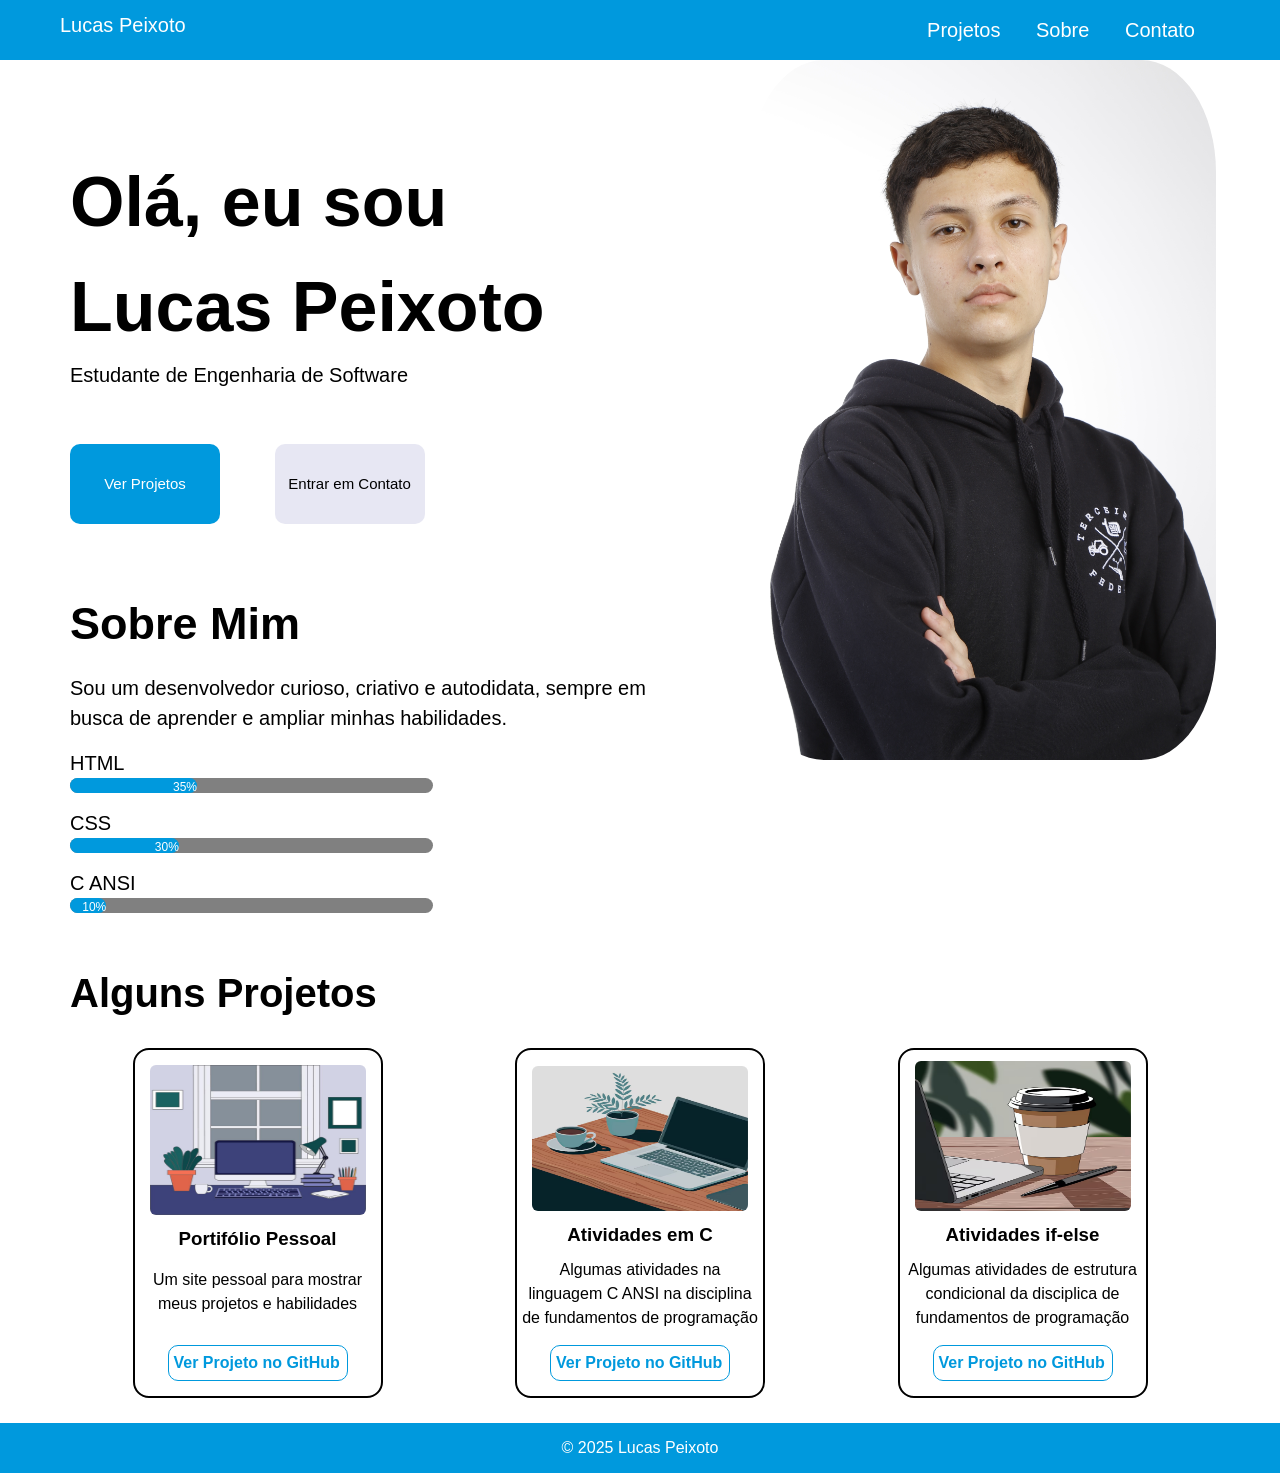
<file: index.html>
<!DOCTYPE html>
<html lang="pt-br">
<head>
  <meta charset="UTF-8">
  <meta name="viewport" content="width=device-width, initial-scale=1.0">
  <title>Portifólio Pessoal</title>
 <link rel="stylesheet" href="style.css">
</head>
<body>

  <header>
    <div class="nome">
      <p>Lucas Peixoto</p>
    </div> 
    <div class="menu">
      <a href="#trabalhos" id="nav">Projetos</a>
      <a href="#eu" id="nav">Sobre</a>
      <a href="https://wa.me/5547992419480" id="nav">Contato</a>
    </div>
  </header>

  <main>
      <div class="box">
        <div class="introdução">
          <p id="inicio">Olá, eu sou<br>Lucas Peixoto</p>
          <p id="estudante">Estudante de Engenharia de Software</p>
          <div class="botao">
            <a id="ver-projetos" href="https://github.com/lucaspeixotoo" target="_blank">Ver Projetos</a>
            <a id="entrar-contato" href="mailto:lucas.peixoto@catolicasc.edu.br?subject=Dúvida%20Rápida&bory=Olá%20gostaria%20de%20conversar%20com%20você%20sobre..." target="_blank">Entrar em Contato</a>
          </div>
        </div>
        <div class="fotona">
          <img src="imagens/Lucas.JPG" alt="Foto Pessoal">  
        </div>
      </div>


    <section class="sobre">
      <div>
        <p id="eu">Sobre Mim</p>
        <p>Sou um desenvolvedor curioso, criativo e autodidata, sempre em<br>busca de aprender e ampliar minhas habilidades.</p>
      </div>
      <div id="linguagens">
        <p>HTML</p>
        <div class="container">
          <div class="skills html">35%</div>
        </div>
        <p>CSS</p>
        <div class="container">
          <div class="skills css">30%</div>
        </div>
        <p>C ANSI</p>
        <div class="container">
          <div class="skills c_ansi">10%</div>
        </div>  
      </div>
    </section>

    <div class="trabalhos">
      <p id="trabalhos">Alguns Projetos</p>
    </div> 
    <div class="box2">
      <div class="projetos" id="projeto01">
        <img src="imagens/foto1.jpg" alt="Imagem genérica" class="foto1">
        <h3>Portifólio Pessoal</h3>
        <p class="texto1">Um site pessoal para mostrar meus projetos e habilidades</p>
        <a href="https://github.com/lucaspeixotoo/portif-lio-pessoal" target="_blank">Ver Projeto no GitHub</a>
      </div>
        
      <div class="projetos" id="projeto02">
        <img src="imagens/foto2.jpg" alt="Imagem genérica" class="foto2">
        <h3>Atividades em C</h3>
        <p>Algumas atividades na linguagem C ANSI na disciplina de fundamentos de programação</p>
        <a href="https://github.com/lucaspeixotoo/Atividade-C" target="_blank">Ver Projeto no GitHub</a>
      </div>
        
      <div class="projetos" id="projeto03">
        <img src="imagens/foto3.jpg" alt="Imagem genérica">
        <h3>Atividades if-else</h3>
        <p>Algumas atividades de estrutura condicional da disciplica de fundamentos de programação</p>
        <a href="https://github.com/lucaspeixotoo/ifs-e-elses" target="_blank">Ver Projeto no GitHub</a>
      </div>
    </div>
      
    </main>
    <footer>
      <p>© 2025 Lucas Peixoto</p>
    </footer>
  </body>
  </html>
</file>
<file: style.css>
*{
  box-sizing: border-box;
  margin: 0;
  padding: 0;
}

html{
  scroll-behavior: smooth;

}

body{
  margin: 0;
  padding: 0;
  background-color: white;
  font-family: sans-serif;
  display: flex;
  flex-direction: column;
  line-height: 1.5;
}

header{
  display: flex;
  background-color: #0099DD;
  font-size: 20px;
  justify-content: space-between;
}

.nome{
  font-size: 20px;
  padding: 10px;
  margin-left: 50px;
  color: white;
  font-weight: 200;
}

.menu{
  padding: 10px;
  margin: 5px;
  margin-right: 50px;
  margin-left: 50px;
}

.menu a {
  color: white;
  margin-right: 20px;
  text-decoration: none;
  padding: 5px;
  border-radius: 16px 16px;
  
}

.menu a:hover {
  background-color: white;
  color: #0099DD;
  transition: 0.5s;
  border-radius: 16px 16px;
}

.box {
  display: flex;
  justify-content: space-between;
  height: 530px;
  
}

.introdução {
  display: flex;
  flex-direction: column;
  flex-wrap: wrap;
  font-size: 20px;
}

.introdução #inicio {
  font-size: 70px;
  font-weight: bold;
  margin-top: 90px;
  margin-left: 70px;
}

#estudante {
  display: flex;
  flex-wrap: wrap
  ;
  margin-left: 70px;
}

.botao {
  display: flex;
  justify-content: space-between;
  flex-wrap: wrap;
  font-weight: 200;
  font-size: 15px;
  margin-left: 70px;
  margin-top: 10%;
} 

#ver-projetos {
  display: flex;
  justify-content: center;
  align-items: center;
  width: 150px;
  height: 80px;
  text-decoration: none;
  border-radius: 10px 10px;
  color: white;
  background-color: #0099DD;
  align-content: center;
  flex-wrap: wrap;
}

#entrar-contato {
  display: flex;
  justify-content: center;
  align-items: center;
  width: 150px;
  margin-right: 120px;
  text-decoration: none;
  border-radius: 10px 10px;
  color: black;
  background-color: #E7E7F3;
  flex-wrap: wrap;
}


.fotona {
  display: flex;
  justify-content: end;
  margin-right: 5%;
  height: 700px;
}

.fotona img {
  display: flex;
  flex-wrap: wrap;
  border-radius: 16% 16%;
  margin-top: 0;
}


.sobre {
  display: flex;
  flex-wrap: wrap;
  flex-direction: column;
  margin-left: 70px;
}

.sobre p {
  display: flex;
  flex-wrap: wrap;
  font-size: 20px;
  margin-top: 15px;
}

.sobre #eu {
  display: flex;
  flex-wrap:wrap;
  margin-top: 0;
  flex-direction: column;
  font-size: 45px;
  font-weight: bold;
}

.container {
  width: 30%;
  background-color: grey;
  border-radius: 20px;
  height: 15px;
}

.skills {
  font-size: 12px;
  text-align: right;
  font-weight: 200;
  color: white;
}

.html {
  width: 35%;
  background-color: #0099DD;
  border-radius: 20px;
  height: 15px;
}
.css {
  width: 30%;
  background-color: #0099DD;
  border-radius: 20px;
  height: 15px;
}

.c_ansi {
  width: 10%;
  background-color: #0099DD;
  border-radius: 20px;
  height: 15px;
}

#trabalhos {
  font-size: 40px;
  margin-top: 50px;
  margin-left: 70px;
  font-weight: bold;
}

.box2 {
  display: flex;
  justify-content: space-evenly;
  flex-wrap: wrap;

}

.projetos {
  display: flex;
  justify-content: flex-end;
  text-align: center;
  flex-direction: column;
  text-decoration: none;
  line-height: 1.5;
  margin-top: 25px;
  margin-bottom: 25px;
  width: 250px;
  height: 350px;
  padding: 5px;
  border: solid 2px;
  border-radius: 16px;
  
}

.projetos a {
  display: flex;
  align-items: center;
  width: 180px;
  padding: 5px;
  margin: 15px auto 10px ;
  text-decoration: none;
  border: solid 1px;
  border-radius: 10px;
  color: #0099DD;
  font-weight:550;
}

.projetos h3 {
  margin-bottom: 8px;
}

.projetos img{
  padding: 10px;
  justify-content: space-evenly;
  margin-bottom: 0px;
  height: 170px;
  border-radius: 16px 16px;
}

.projetos .foto2 {
  height: 165px;
}

.texto1 {
  height: 70px;
  margin-bottom: 8px;
  margin-top: 7px;
}

footer{
  display: flex;
  justify-content: center;
  align-items: center;
  color: white;
  height: 50px;
  background-color: #0099DD;
}
</file>
